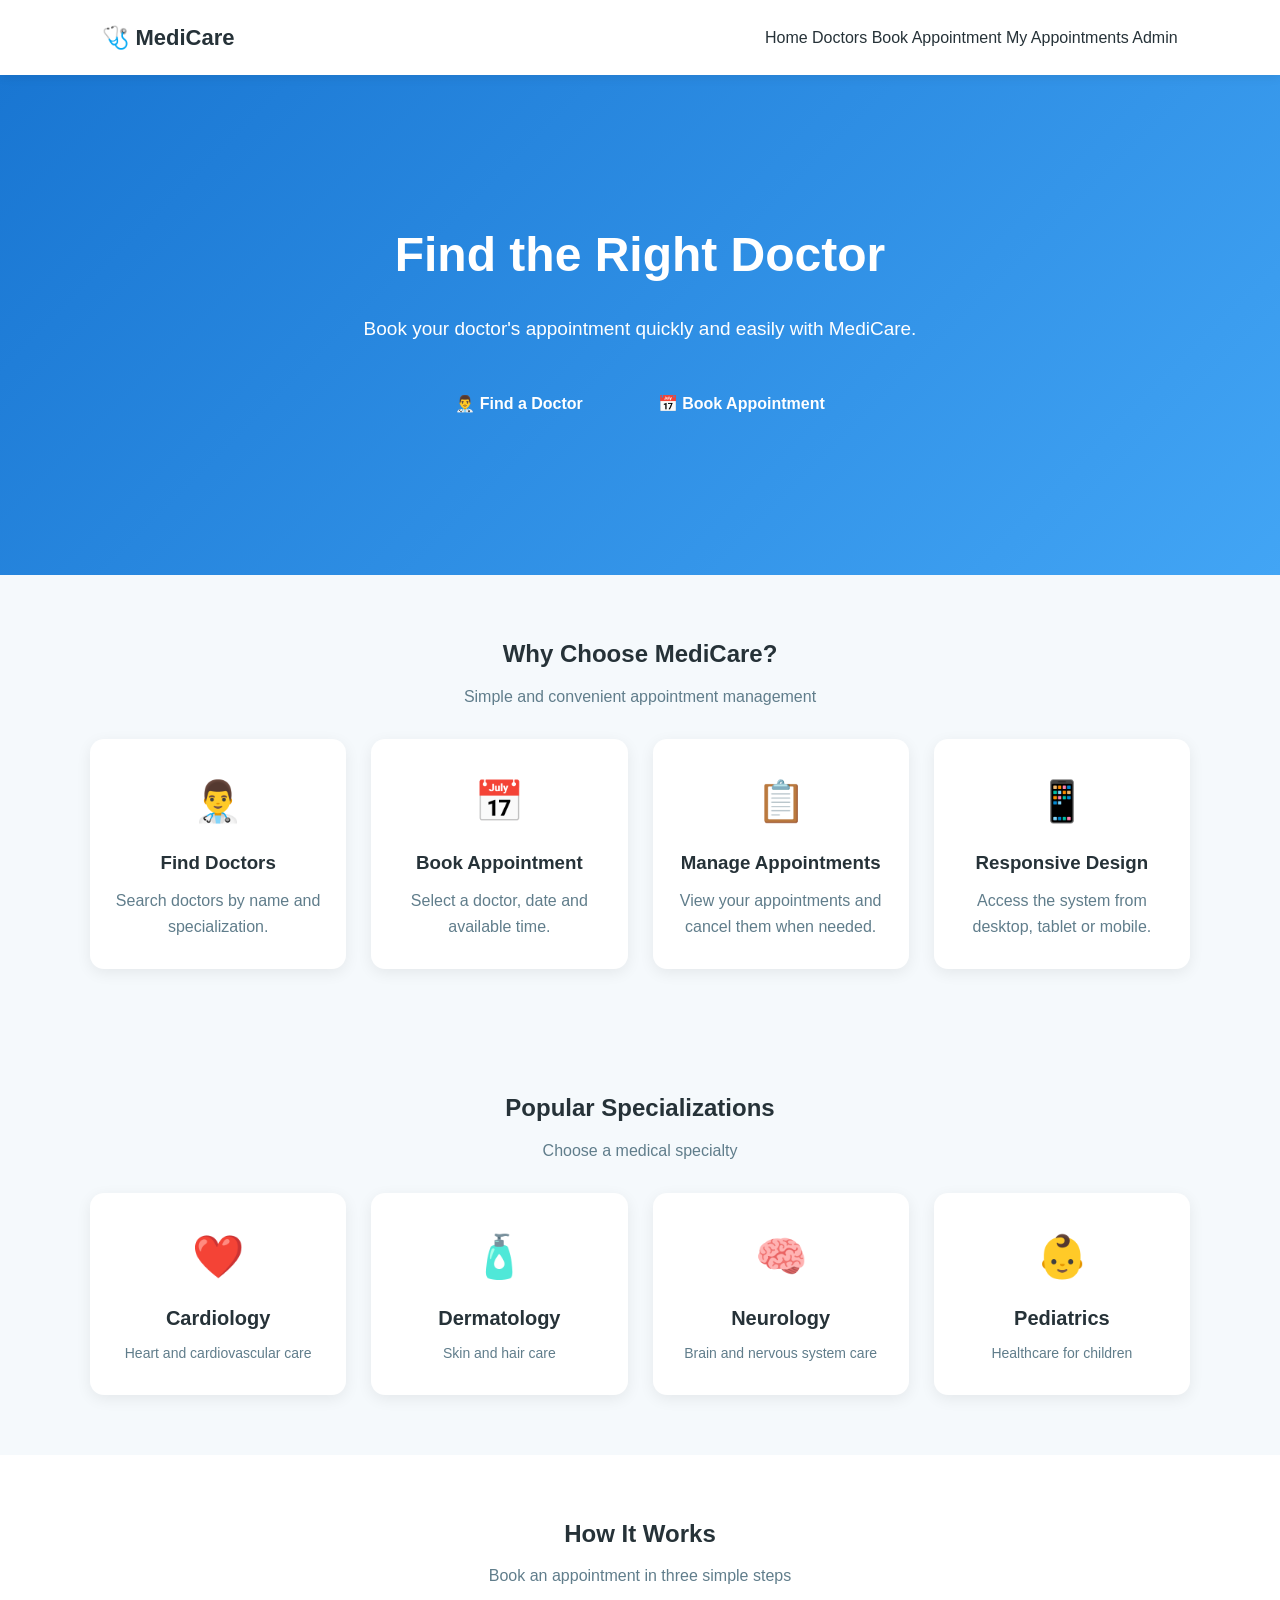
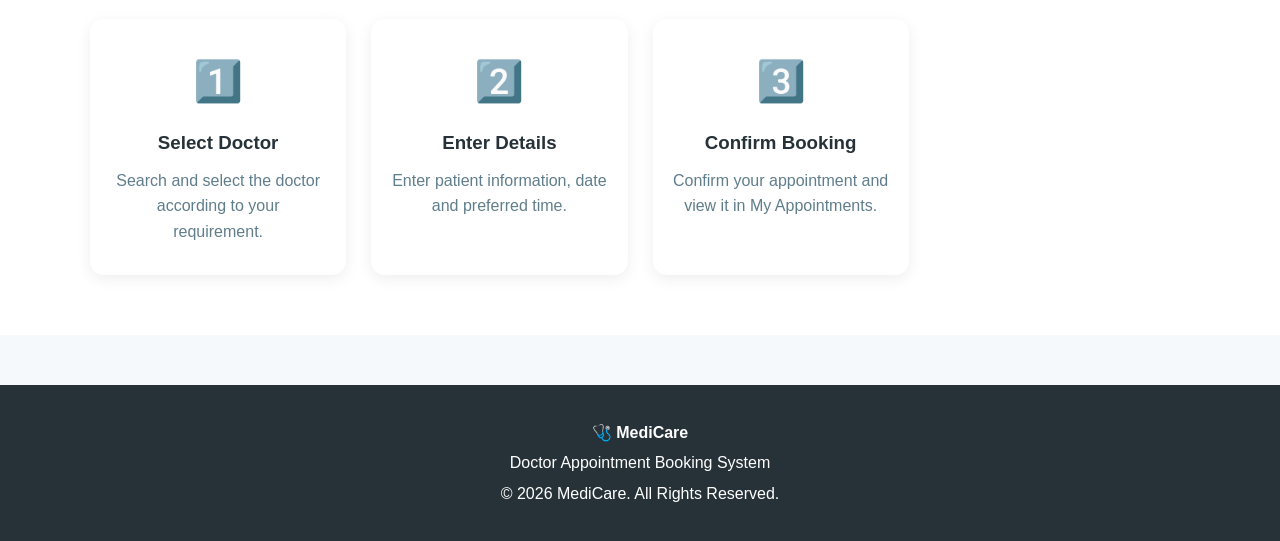
<file: Doctor Appointment System/index.html>
<!DOCTYPE html>
<html lang="en">

<head>
    <meta charset="UTF-8">

    <meta
        name="viewport"
        content="width=device-width, initial-scale=1.0"
    >

    <title>MediCare - Doctor Appointment Booking</title>

    <link
        rel="stylesheet"
        href="css/style.css"
    >
</head>

<body>

    <!-- ================= NAVBAR ================= -->

    <nav class="navbar">

        <div class="navbar-brand">
            🩺 MediCare
        </div>

        <div class="navbar-links">

            <a
                href="index.html"
                class="active"
            >
                Home
            </a>

            <a href="doctors.html">
                Doctors
            </a>

            <a href="appointment.html">
                Book Appointment
            </a>

            <a href="appointments.html">
                My Appointments
            </a>

            <a href="admin.html">
                Admin
            </a>

        </div>

    </nav>


    <!-- ================= HERO ================= -->

    <section class="hero">

        <div class="hero-content">

            <h1>
                Find the Right Doctor
            </h1>

            <p>
                Book your doctor's appointment
                quickly and easily with MediCare.
            </p>

            <div class="hero-buttons">

                <a
                    href="doctors.html"
                    class="btn"
                >
                    👨‍⚕️ Find a Doctor
                </a>

                <a
                    href="appointment.html"
                    class="btn"
                >
                    📅 Book Appointment
                </a>

            </div>

        </div>

    </section>


    <!-- ================= FEATURES ================= -->

    <section class="features-section">

        <h2 class="section-title">
            Why Choose MediCare?
        </h2>

        <p class="section-subtitle">
            Simple and convenient appointment management
        </p>


        <div class="feature-container">

            <div class="feature-card">

                <div class="feature-icon">
                    👨‍⚕️
                </div>

                <h3>
                    Find Doctors
                </h3>

                <p>
                    Search doctors by name
                    and specialization.
                </p>

            </div>


            <div class="feature-card">

                <div class="feature-icon">
                    📅
                </div>

                <h3>
                    Book Appointment
                </h3>

                <p>
                    Select a doctor, date
                    and available time.
                </p>

            </div>


            <div class="feature-card">

                <div class="feature-icon">
                    📋
                </div>

                <h3>
                    Manage Appointments
                </h3>

                <p>
                    View your appointments
                    and cancel them when needed.
                </p>

            </div>


            <div class="feature-card">

                <div class="feature-icon">
                    📱
                </div>

                <h3>
                    Responsive Design
                </h3>

                <p>
                    Access the system from
                    desktop, tablet or mobile.
                </p>

            </div>

        </div>

    </section>


    <!-- ================= SPECIALIZATIONS ================= -->

    <section class="specializations-section">

        <h2 class="section-title">
            Popular Specializations
        </h2>

        <p class="section-subtitle">
            Choose a medical specialty
        </p>


        <div class="specialization-container">

            <a
                href="doctors.html"
                class="specialization-card"
            >

                <div class="specialization-icon">
                    ❤️
                </div>

                <h3>
                    Cardiology
                </h3>

                <p>
                    Heart and cardiovascular care
                </p>

            </a>


            <a
                href="doctors.html"
                class="specialization-card"
            >

                <div class="specialization-icon">
                    🧴
                </div>

                <h3>
                    Dermatology
                </h3>

                <p>
                    Skin and hair care
                </p>

            </a>


            <a
                href="doctors.html"
                class="specialization-card"
            >

                <div class="specialization-icon">
                    🧠
                </div>

                <h3>
                    Neurology
                </h3>

                <p>
                    Brain and nervous system care
                </p>

            </a>


            <a
                href="doctors.html"
                class="specialization-card"
            >

                <div class="specialization-icon">
                    👶
                </div>

                <h3>
                    Pediatrics
                </h3>

                <p>
                    Healthcare for children
                </p>

            </a>

        </div>

    </section>


    <!-- ================= HOW IT WORKS ================= -->

    <section class="how-it-works">

        <h2 class="section-title">
            How It Works
        </h2>

        <p class="section-subtitle">
            Book an appointment in three simple steps
        </p>


        <div class="feature-container">

            <div class="feature-card">

                <div class="feature-icon">
                    1️⃣
                </div>

                <h3>
                    Select Doctor
                </h3>

                <p>
                    Search and select the doctor
                    according to your requirement.
                </p>

            </div>


            <div class="feature-card">

                <div class="feature-icon">
                    2️⃣
                </div>

                <h3>
                    Enter Details
                </h3>

                <p>
                    Enter patient information,
                    date and preferred time.
                </p>

            </div>


            <div class="feature-card">

                <div class="feature-icon">
                    3️⃣
                </div>

                <h3>
                    Confirm Booking
                </h3>

                <p>
                    Confirm your appointment
                    and view it in My Appointments.
                </p>

            </div>

        </div>

    </section>


    <!-- ================= FOOTER ================= -->

    <footer>

        <p>
            🩺 <strong>MediCare</strong>
        </p>

        <p>
            Doctor Appointment Booking System
        </p>

        <p>
            © 2026 MediCare. All Rights Reserved.
        </p>

    </footer>

</body>

</html>
</file>
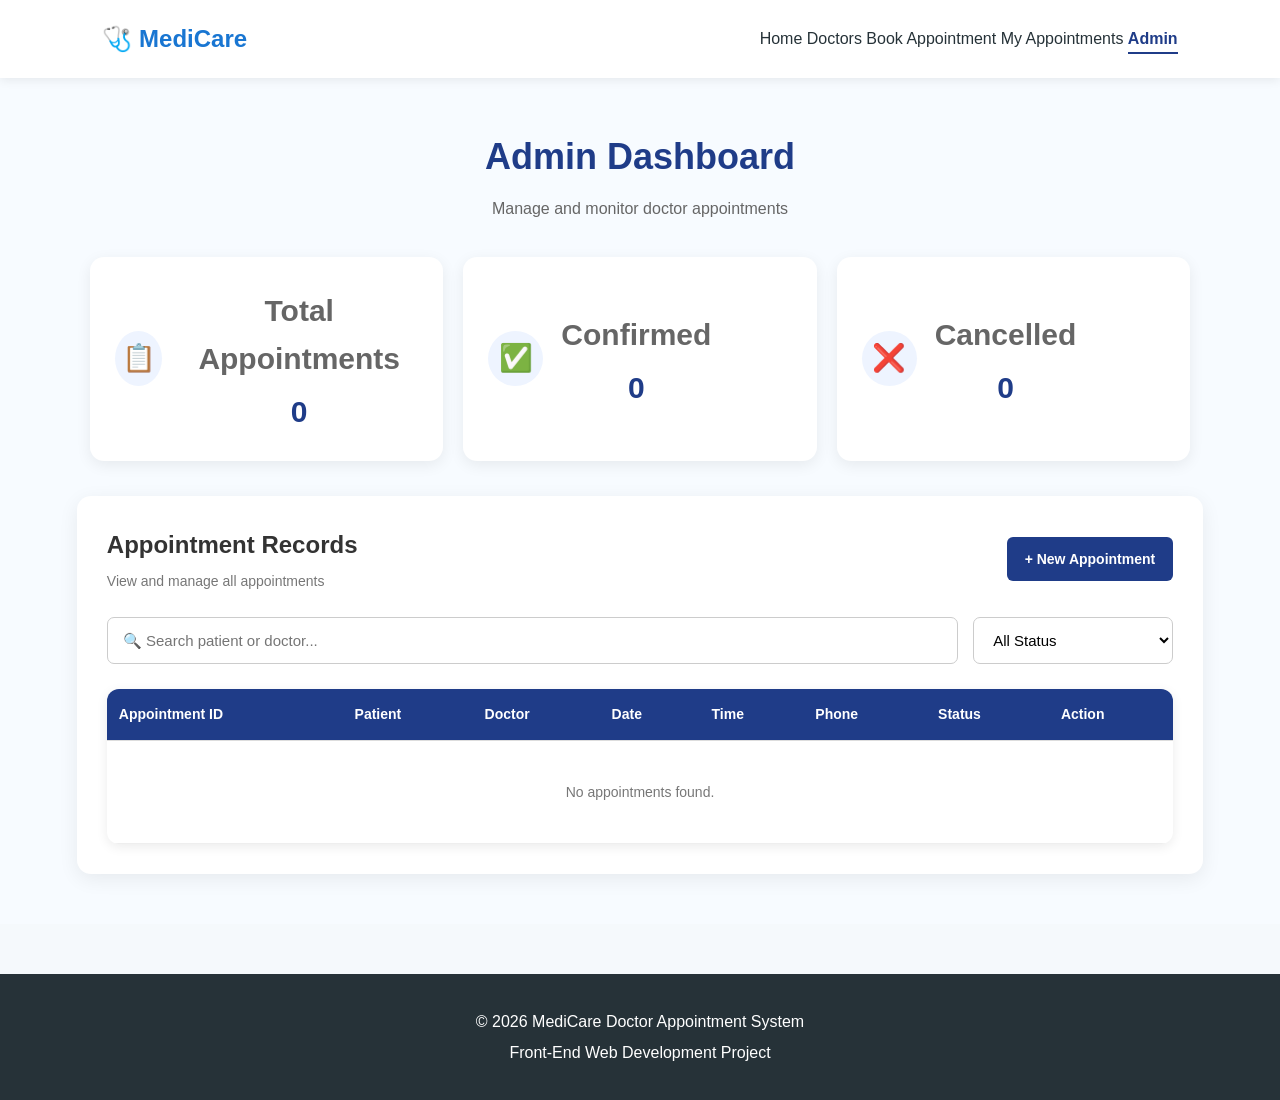
<file: Doctor Appointment System/admin.html>
<!DOCTYPE html>
<html lang="en">

<head>

    <meta charset="UTF-8">

    <meta
        name="viewport"
        content="width=device-width, initial-scale=1.0"
    >

    <title>Admin Dashboard - MediCare</title>

    <link
        rel="stylesheet"
        href="css/style.css"
    >

</head>


<body>


    <!-- ========================================
         NAVIGATION BAR
    ========================================= -->

    <nav class="navbar">

        <div class="logo">
            🩺 MediCare
        </div>


        <div class="nav-links">

            <a href="index.html">
                Home
            </a>

            <a href="doctors.html">
                Doctors
            </a>

            <a href="appointment.html">
                Book Appointment
            </a>

            <a href="appointments.html">
                My Appointments
            </a>

            <a
                href="admin.html"
                class="active"
            >
                Admin
            </a>

        </div>

    </nav>



    <!-- ========================================
         ADMIN SECTION
    ========================================= -->

    <section class="admin-section">


        <!-- ====================================
             HEADER
        ===================================== -->

        <div class="admin-header">

            <h1>
                Admin Dashboard
            </h1>

            <p>
                Manage and monitor doctor appointments
            </p>

        </div>



        <!-- ====================================
             STATISTICS
        ===================================== -->

        <div class="admin-stats">


            <!-- Total -->

            <div class="stat-card">

                <div class="stat-icon">
                    📋
                </div>

                <div>

                    <h3>
                        Total Appointments
                    </h3>

                    <p id="totalAppointments">
                        0
                    </p>

                </div>

            </div>



            <!-- Confirmed -->

            <div class="stat-card">

                <div class="stat-icon">
                    ✅
                </div>

                <div>

                    <h3>
                        Confirmed
                    </h3>

                    <p id="confirmedAppointments">
                        0
                    </p>

                </div>

            </div>



            <!-- Cancelled -->

            <div class="stat-card">

                <div class="stat-icon">
                    ❌
                </div>

                <div>

                    <h3>
                        Cancelled
                    </h3>

                    <p id="cancelledAppointments">
                        0
                    </p>

                </div>

            </div>


        </div>



        <!-- ====================================
             APPOINTMENT MANAGEMENT
        ===================================== -->

        <div class="admin-management">


            <div class="admin-management-header">

                <div>

                    <h2>
                        Appointment Records
                    </h2>

                    <p>
                        View and manage all appointments
                    </p>

                </div>


                <a
                    href="appointment.html"
                    class="admin-book-button"
                >
                    + New Appointment
                </a>

            </div>



            <!-- =================================
                 SEARCH AND FILTER
            ================================== -->

            <div class="admin-filters">


                <input
                    type="text"
                    id="adminSearch"
                    placeholder="🔍 Search patient or doctor..."
                    onkeyup="filterAdminAppointments()"
                >


                <select
                    id="adminStatusFilter"
                    onchange="filterAdminAppointments()"
                >

                    <option value="all">
                        All Status
                    </option>

                    <option value="Confirmed">
                        Confirmed
                    </option>

                    <option value="Cancelled">
                        Cancelled
                    </option>

                </select>


            </div>



            <!-- =================================
                 TABLE
            ================================== -->

            <div class="admin-table-container">

                <table>


                    <thead>

                        <tr>

                            <th>
                                Appointment ID
                            </th>

                            <th>
                                Patient
                            </th>

                            <th>
                                Doctor
                            </th>

                            <th>
                                Date
                            </th>

                            <th>
                                Time
                            </th>

                            <th>
                                Phone
                            </th>

                            <th>
                                Status
                            </th>

                            <th>
                                Action
                            </th>

                        </tr>

                    </thead>


                    <tbody
                        id="adminAppointmentTable"
                    >

                    </tbody>


                </table>

            </div>


        </div>


    </section>



    <!-- ========================================
         FOOTER
    ========================================= -->

    <footer>

        <p>
            © 2026 MediCare Doctor Appointment System
        </p>

        <p>
            Front-End Web Development Project
        </p>

    </footer>



    <!-- ========================================
         JAVASCRIPT
    ========================================= -->

    <script src="js/common.js"></script>

    <script src="js/admin.js"></script>


</body>

</html>
</file>
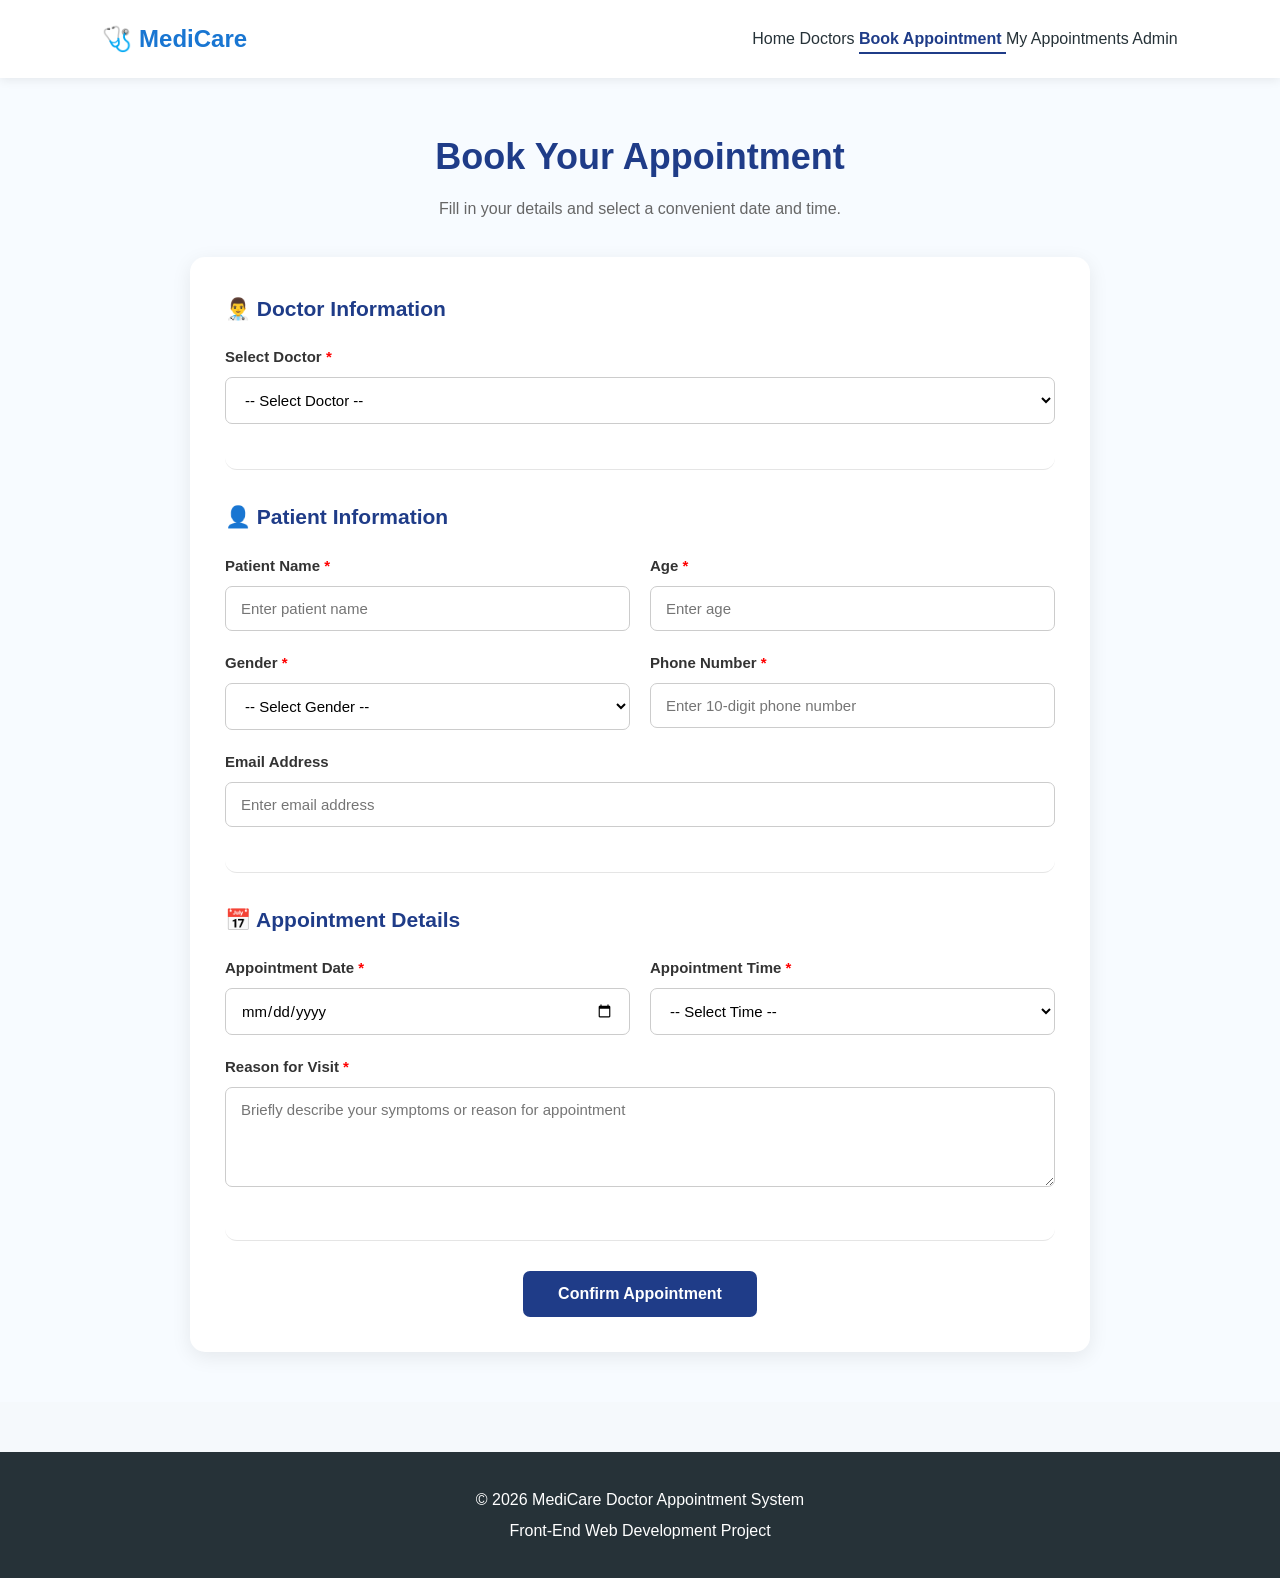
<file: Doctor Appointment System/appointment.html>
<!DOCTYPE html>
<html lang="en">

<head>

    <meta charset="UTF-8">

    <meta
        name="viewport"
        content="width=device-width, initial-scale=1.0"
    >

    <title>Book Appointment - MediCare</title>

    <link
        rel="stylesheet"
        href="css/style.css"
    >

</head>


<body>


    <!-- ========================================
         NAVIGATION BAR
    ========================================= -->

    <nav class="navbar">

        <div class="logo">
            🩺 MediCare
        </div>


        <div class="nav-links">

            <a href="index.html">
                Home
            </a>

            <a href="doctors.html">
                Doctors
            </a>

            <a
                href="appointment.html"
                class="active"
            >
                Book Appointment
            </a>

            <a href="appointments.html">
                My Appointments
            </a>

            <a href="admin.html">
                Admin
            </a>

        </div>

    </nav>



    <!-- ========================================
         APPOINTMENT SECTION
    ========================================= -->

    <section class="appointment-section">


        <div class="appointment-header">

            <h1>
                Book Your Appointment
            </h1>

            <p>
                Fill in your details and select a
                convenient date and time.
            </p>

        </div>



        <!-- ========================================
             APPOINTMENT FORM
        ========================================= -->

        <form
            id="appointmentForm"
            class="appointment-form"
        >


            <!-- ====================================
                 DOCTOR INFORMATION
            ===================================== -->

            <div class="form-section">

                <h2>
                    👨‍⚕️ Doctor Information
                </h2>


                <div class="form-group">

                    <label for="doctor">
                        Select Doctor
                        <span>*</span>
                    </label>


                    <select
                        id="doctor"
                        required
                    >

                        <option value="">
                            -- Select Doctor --
                        </option>

                    </select>

                </div>

            </div>



            <!-- ====================================
                 PATIENT INFORMATION
            ===================================== -->

            <div class="form-section">

                <h2>
                    👤 Patient Information
                </h2>


                <div class="form-row">


                    <!-- Patient Name -->

                    <div class="form-group">

                        <label for="patientName">
                            Patient Name
                            <span>*</span>
                        </label>


                        <input
                            type="text"
                            id="patientName"
                            placeholder="Enter patient name"
                            required
                        >

                    </div>



                    <!-- Age -->

                    <div class="form-group">

                        <label for="age">
                            Age
                            <span>*</span>
                        </label>


                        <input
                            type="number"
                            id="age"
                            placeholder="Enter age"
                            min="1"
                            max="120"
                            required
                        >

                    </div>


                </div>



                <div class="form-row">


                    <!-- Gender -->

                    <div class="form-group">

                        <label for="gender">
                            Gender
                            <span>*</span>
                        </label>


                        <select
                            id="gender"
                            required
                        >

                            <option value="">
                                -- Select Gender --
                            </option>

                            <option value="Male">
                                Male
                            </option>

                            <option value="Female">
                                Female
                            </option>

                            <option value="Other">
                                Other
                            </option>

                        </select>

                    </div>



                    <!-- Phone -->

                    <div class="form-group">

                        <label for="phone">
                            Phone Number
                            <span>*</span>
                        </label>


                        <input
                            type="tel"
                            id="phone"
                            placeholder="Enter 10-digit phone number"
                            maxlength="10"
                            required
                        >

                    </div>


                </div>



                <!-- Email -->

                <div class="form-group">

                    <label for="email">
                        Email Address
                    </label>


                    <input
                        type="email"
                        id="email"
                        placeholder="Enter email address"
                    >

                </div>

            </div>



            <!-- ====================================
                 APPOINTMENT DETAILS
            ===================================== -->

            <div class="form-section">

                <h2>
                    📅 Appointment Details
                </h2>


                <div class="form-row">


                    <!-- Date -->

                    <div class="form-group">

                        <label for="appointmentDate">
                            Appointment Date
                            <span>*</span>
                        </label>


                        <input
                            type="date"
                            id="appointmentDate"
                            required
                        >

                    </div>



                    <!-- Time -->

                    <div class="form-group">

                        <label for="appointmentTime">
                            Appointment Time
                            <span>*</span>
                        </label>


                        <select
                            id="appointmentTime"
                            required
                        >

                            <option value="">
                                -- Select Time --
                            </option>

                            <option value="09:00 AM">
                                09:00 AM
                            </option>

                            <option value="10:00 AM">
                                10:00 AM
                            </option>

                            <option value="11:00 AM">
                                11:00 AM
                            </option>

                            <option value="12:00 PM">
                                12:00 PM
                            </option>

                            <option value="02:00 PM">
                                02:00 PM
                            </option>

                            <option value="03:00 PM">
                                03:00 PM
                            </option>

                            <option value="04:00 PM">
                                04:00 PM
                            </option>

                            <option value="05:00 PM">
                                05:00 PM
                            </option>

                        </select>

                    </div>


                </div>



                <!-- Reason -->

                <div class="form-group">

                    <label for="reason">
                        Reason for Visit
                        <span>*</span>
                    </label>


                    <textarea
                        id="reason"
                        rows="4"
                        placeholder="Briefly describe your symptoms or reason for appointment"
                        required
                    ></textarea>

                </div>

            </div>



            <!-- ====================================
                 MESSAGE
            ===================================== -->

            <div
                id="formMessage"
                class="form-message"
            ></div>



            <!-- ====================================
                 SUBMIT BUTTON
            ===================================== -->

            <div class="appointment-submit">

                <button
                    type="submit"
                    class="appointment-submit-button"
                >
                    Confirm Appointment
                </button>

            </div>


        </form>

    </section>



    <!-- ========================================
         FOOTER
    ========================================= -->

    <footer>

        <p>
            © 2026 MediCare Doctor Appointment System
        </p>

        <p>
            Front-End Web Development Project
        </p>

    </footer>



    <!-- ========================================
         JAVASCRIPT
    ========================================= -->

    <script src="js/doctors.js"></script>

    <script src="js/common.js"></script>

    <script src="js/appointment.js"></script>


</body>

</html>
</file>
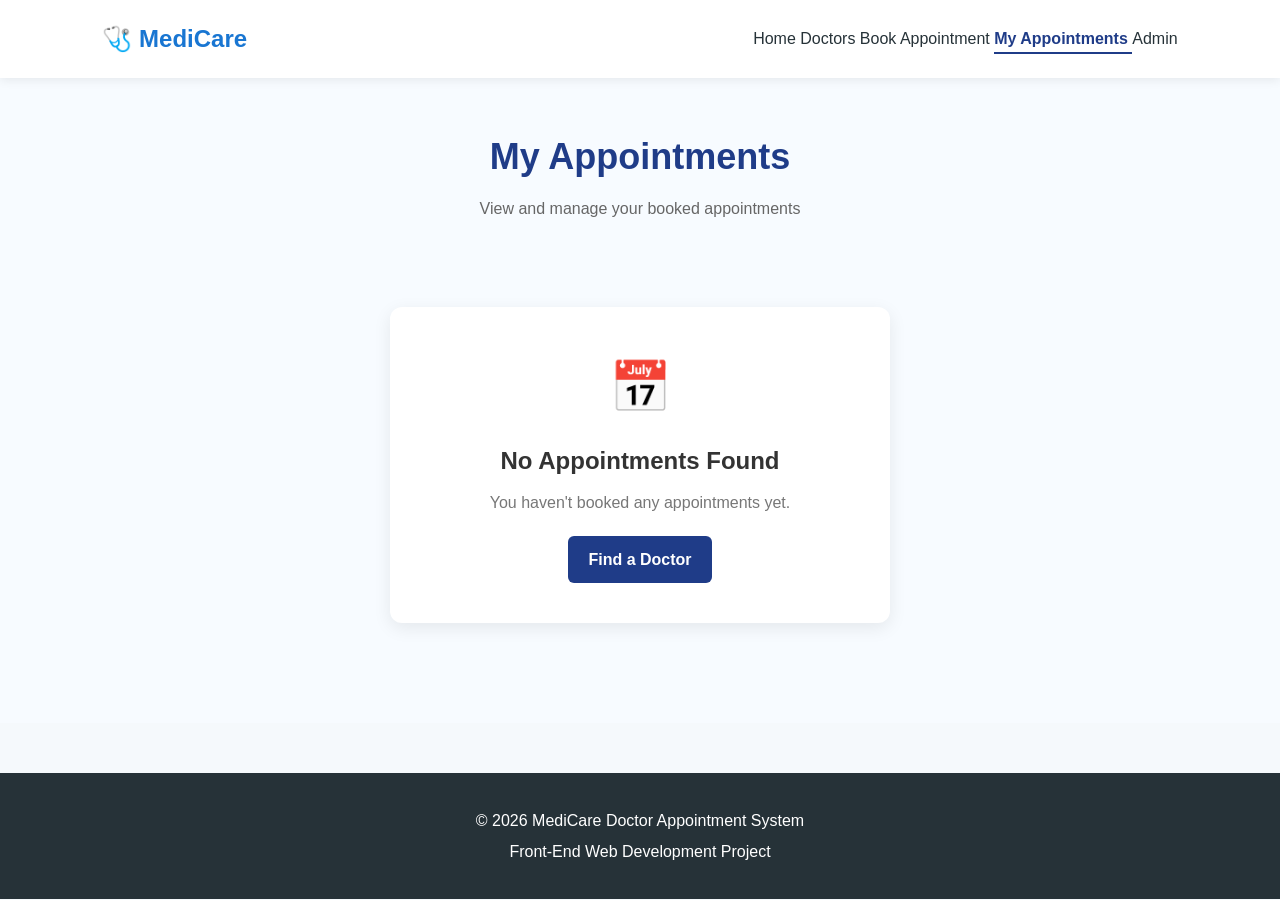
<file: Doctor Appointment System/appointments.html>
<!DOCTYPE html>
<html lang="en">

<head>

    <meta charset="UTF-8">

    <meta
        name="viewport"
        content="width=device-width, initial-scale=1.0"
    >

    <title>My Appointments - MediCare</title>

    <link
        rel="stylesheet"
        href="css/style.css"
    >

</head>


<body>


    <!-- ========================================
         NAVIGATION BAR
    ========================================= -->

    <nav class="navbar">

        <div class="logo">
            🩺 MediCare
        </div>


        <div class="nav-links">

            <a href="index.html">
                Home
            </a>

            <a href="doctors.html">
                Doctors
            </a>

            <a href="appointment.html">
                Book Appointment
            </a>

            <a
                href="appointments.html"
                class="active"
            >
                My Appointments
            </a>

            <a href="admin.html">
                Admin
            </a>

        </div>

    </nav>



    <!-- ========================================
         APPOINTMENTS SECTION
    ========================================= -->

    <section class="my-appointments-section">


        <div class="appointments-header">

            <h1>
                My Appointments
            </h1>

            <p>
                View and manage your booked appointments
            </p>

        </div>



        <!-- ====================================
             APPOINTMENT SUMMARY
        ===================================== -->

        <div
            id="appointmentSummary"
            class="appointment-summary"
        ></div>



        <!-- ====================================
             APPOINTMENT LIST
        ===================================== -->

        <div
            id="appointmentList"
            class="appointment-list"
        ></div>



        <!-- ====================================
             NO APPOINTMENTS
        ===================================== -->

        <div
            id="noAppointments"
            class="no-appointments"
            style="display: none;"
        >

            <div class="no-appointment-icon">
                📅
            </div>


            <h2>
                No Appointments Found
            </h2>


            <p>
                You haven't booked any appointments yet.
            </p>


            <a
                href="doctors.html"
                class="book-now-link"
            >
                Find a Doctor
            </a>

        </div>


    </section>



    <!-- ========================================
         FOOTER
    ========================================= -->

    <footer>

        <p>
            © 2026 MediCare Doctor Appointment System
        </p>

        <p>
            Front-End Web Development Project
        </p>

    </footer>



    <!-- ========================================
         JAVASCRIPT
    ========================================= -->

    <script src="js/common.js"></script>

    <script src="js/appointments.js"></script>


</body>

</html>
</file>
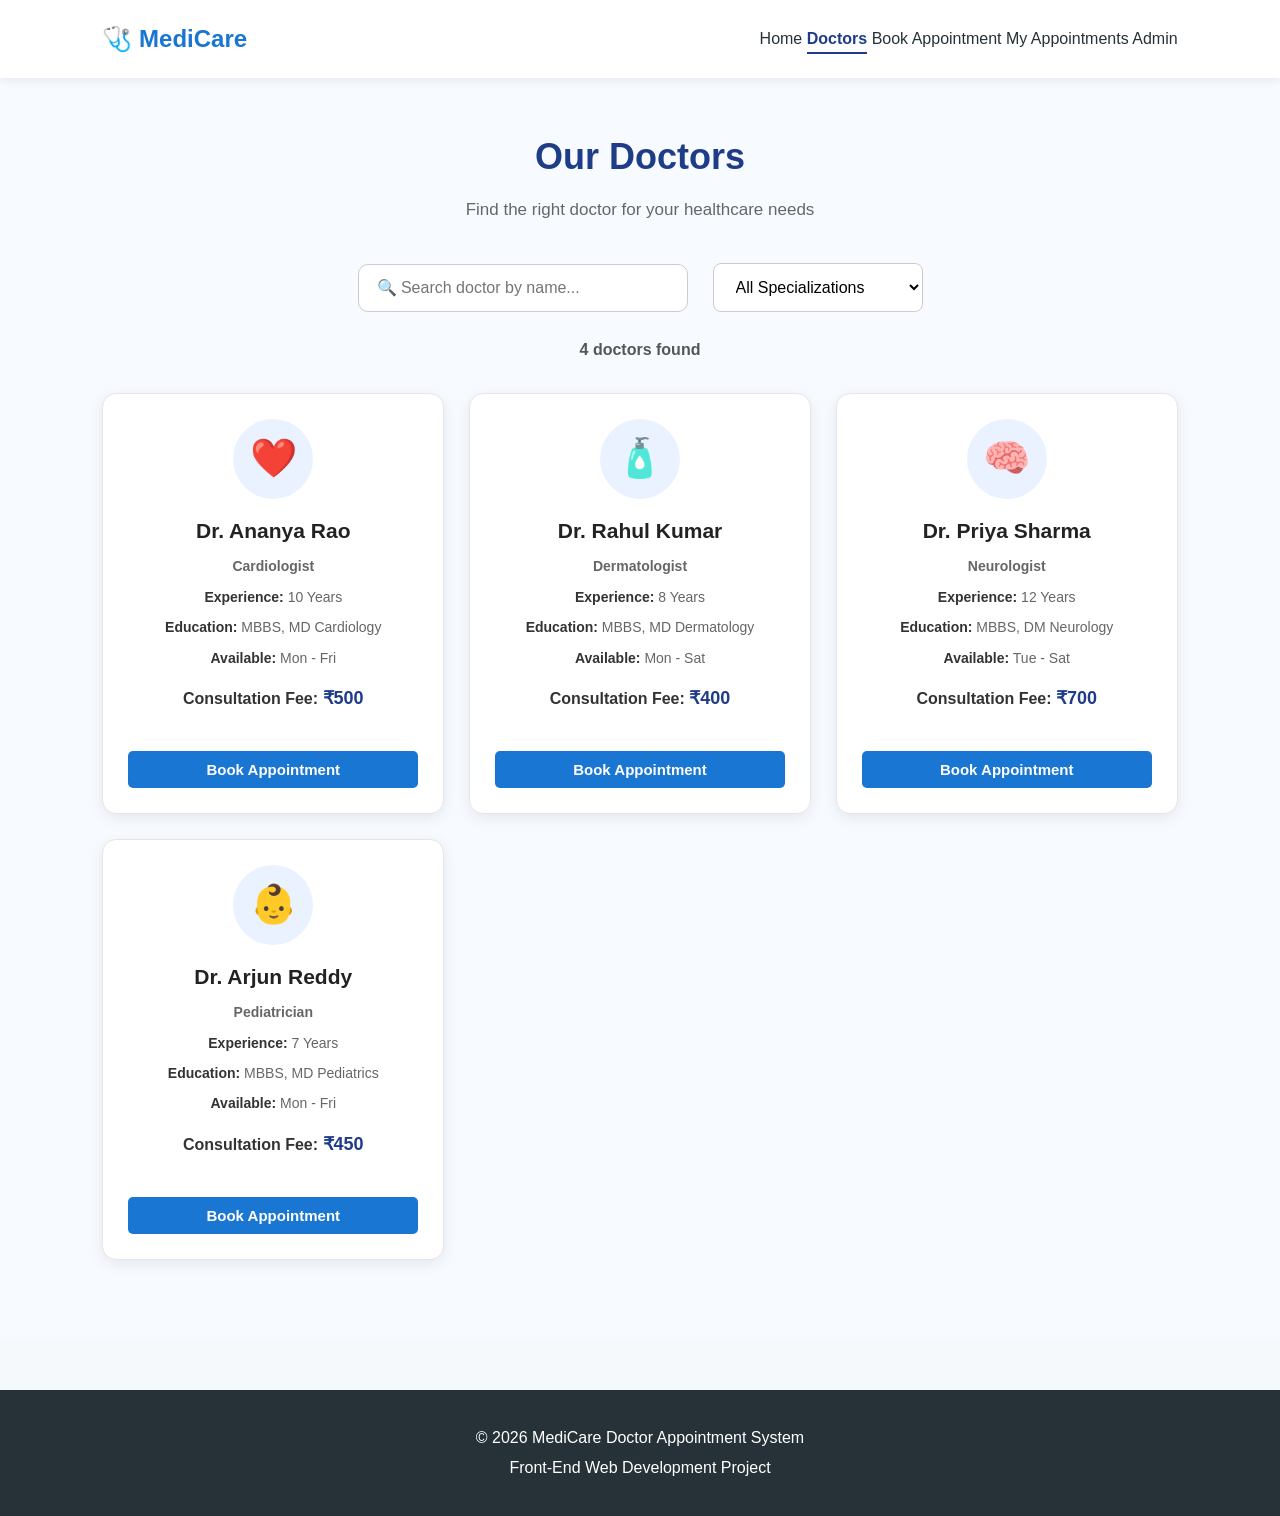
<file: Doctor Appointment System/doctors.html>
<!DOCTYPE html>
<html lang="en">

<head>
    <meta charset="UTF-8">
    <meta name="viewport" content="width=device-width, initial-scale=1.0">

    <title>Our Doctors - MediCare</title>

    <link rel="stylesheet" href="css/style.css">
</head>

<body>

    <!-- Navigation Bar -->
    <nav class="navbar">

        <div class="logo">
            🩺 MediCare
        </div>

        <div class="nav-links">
            <a href="index.html">Home</a>
            <a href="doctors.html" class="active">Doctors</a>
            <a href="appointment.html">Book Appointment</a>
            <a href="appointments.html">My Appointments</a>
            <a href="admin.html">Admin</a>
        </div>

    </nav>


    <!-- Doctors Section -->
    <section class="doctors-section">

        <h1>Our Doctors</h1>

        <p class="doctors-subtitle">
            Find the right doctor for your healthcare needs
        </p>


        <!-- Search and Filter -->
        <div class="doctor-search">

            <input
                type="text"
                id="searchDoctor"
                placeholder="🔍 Search doctor by name..."
                onkeyup="searchDoctors()"
            >

            <select
                id="specializationFilter"
                onchange="filterDoctors()"
            >

                <option value="all">
                    All Specializations
                </option>

                <option value="Cardiologist">
                    Cardiologist
                </option>

                <option value="Dermatologist">
                    Dermatologist
                </option>

                <option value="Neurologist">
                    Neurologist
                </option>

                <option value="Pediatrician">
                    Pediatrician
                </option>

            </select>

        </div>


        <!-- Search Result Count -->
        <p id="doctorCount" class="doctor-count"></p>


        <!-- Doctor Cards -->
        <div
            id="doctorContainer"
            class="doctor-container"
        ></div>


        <!-- No Doctors Message -->
        <div
            id="noDoctors"
            class="no-doctors"
            style="display: none;"
        >

            <div class="no-doctors-icon">
                🔍
            </div>

            <h2>No Doctors Found</h2>

            <p>
                Please try another doctor name or specialization.
            </p>

        </div>

    </section>


    <!-- Footer -->
    <footer>

        <p>
            © 2026 MediCare Doctor Appointment System
        </p>

        <p>
            Front-End Web Development Project
        </p>

    </footer>


    <!-- JavaScript -->
    <script src="js/doctors.js"></script>

</body>

</html>
</file>
<file: Doctor Appointment System/css/style.css>
/* =========================
   BASIC SETTINGS
========================= */

* {
    margin: 0;
    padding: 0;
    box-sizing: border-box;
}


body {

    font-family: Arial, sans-serif;

    background-color: #f5f9fc;

    color: #333;

    line-height: 1.6;

}


a {

    text-decoration: none;

    color: inherit;

}



/* =========================
   NAVIGATION BAR
========================= */

.navbar {

    background-color: white;

    display: flex;

    justify-content: space-between;

    align-items: center;

    padding: 20px 8%;

    box-shadow:
        0 2px 10px
        rgba(0, 0, 0, 0.1);

}


.logo {

    font-size: 24px;

    font-weight: bold;

    color: #1976d2;

}


.navbar nav {

    display: flex;

    gap: 25px;

}


.navbar nav a {

    font-weight: bold;

    color: #333;

}


.navbar nav a:hover {

    color: #1976d2;

}



/* =========================
   HERO SECTION
========================= */

.hero {

    min-height: 450px;

    display: flex;

    justify-content: center;

    align-items: center;

    text-align: center;

    background:
        linear-gradient(
            135deg,
            #1976d2,
            #42a5f5
        );

}


.hero-content {

    color: white;

    max-width: 750px;

    padding: 20px;

}


.hero h1 {

    font-size: 48px;

    margin-bottom: 15px;

}


.hero p {

    font-size: 20px;

    margin-bottom: 30px;

}



/* =========================
   BUTTONS
========================= */

.btn {

    display: inline-block;

    padding: 12px 25px;

    border-radius: 6px;

    font-weight: bold;

    margin: 5px;

}


.primary {

    background-color: #1976d2;

    color: white;

}


.primary:hover {

    background-color: #125ca1;

}


.secondary {

    background-color: white;

    color: #1976d2;

}


.secondary:hover {

    background-color: #e3f2fd;

}


.hero .primary {

    background-color: white;

    color: #1976d2;

}


.hero .secondary {

    background-color: transparent;

    border: 2px solid white;

    color: white;

}



/* =========================
   SECTION
========================= */

.section {

    padding: 60px 8%;

    text-align: center;

}


.section h2 {

    font-size: 30px;

    margin-bottom: 35px;

    color: #12304a;

}



/* =========================
   FEATURE CARDS
========================= */

.feature-container {

    display: grid;

    grid-template-columns:
        repeat(4, 1fr);

    gap: 25px;

}


.feature-card {

    background-color: white;

    padding: 30px;

    border-radius: 10px;

    box-shadow:
        0 3px 12px
        rgba(0, 0, 0, 0.08);

}


.feature-icon {

    font-size: 40px;

    margin-bottom: 15px;

}


.feature-card h3 {

    margin-bottom: 10px;

}



/* =========================
   SPECIALIZATIONS
========================= */

.specialization-section {

    padding: 60px 8%;

    text-align: center;

    background-color: #eaf4fb;

}


.specialization-section h2 {

    font-size: 30px;

    margin-bottom: 35px;

}


.specialization-container {

    display: grid;

    grid-template-columns:
        repeat(4, 1fr);

    gap: 25px;

}


.specialization-card {

    background-color: white;

    padding: 30px;

    border-radius: 10px;

    font-size: 40px;

    box-shadow:
        0 3px 12px
        rgba(0, 0, 0, 0.08);

}


.specialization-card h3 {

    font-size: 20px;

    margin-top: 10px;

}


.specialization-card p {

    font-size: 14px;

    color: #666;

}



/* =========================
   FOOTER
========================= */

footer {

    background-color: #12304a;

    color: white;

    text-align: center;

    padding: 20px;

}



/* =========================
   RESPONSIVE DESIGN
========================= */

@media (max-width: 900px) {

    .feature-container {

        grid-template-columns:
            repeat(2, 1fr);

    }


    .specialization-container {

        grid-template-columns:
            repeat(2, 1fr);

    }

}


@media (max-width: 600px) {

    .navbar {

        flex-direction: column;

        gap: 15px;

    }


    .navbar nav {

        flex-direction: column;

        text-align: center;

        gap: 10px;

    }


    .hero h1 {

        font-size: 36px;

    }


    .feature-container {

        grid-template-columns: 1fr;

    }


    .specialization-container {

        grid-template-columns: 1fr;

    }

}
/* =========================
   DOCTOR PAGE
========================= */

.doctor-search {

    margin: 30px 0;

}


.doctor-search input,
.doctor-search select {

    padding: 12px;

    margin: 5px;

    width: 250px;

    border: 1px solid #ccc;

    border-radius: 6px;

    font-size: 15px;

}


.doctor-container {

    display: grid;

    grid-template-columns:
        repeat(4, 1fr);

    gap: 25px;

    margin-top: 30px;

}


.doctor-card {

    background-color: white;

    padding: 25px;

    border-radius: 10px;

    box-shadow:
        0 3px 12px
        rgba(0, 0, 0, 0.08);

}


.doctor-icon {

    font-size: 60px;

    margin-bottom: 15px;

}


.doctor-card h2 {

    font-size: 20px;

    color: #12304a;

}


.doctor-specialization {

    color: #1976d2;

    font-weight: bold;

    margin: 5px 0;

}


.doctor-card p {

    margin: 7px 0;

}


.doctor-card button {

    border: none;

    padding: 10px 18px;

    background-color: #1976d2;

    color: white;

    border-radius: 5px;

    cursor: pointer;

    margin-top: 10px;

}


.doctor-card button:hover {

    background-color: #125ca1;

}


@media (max-width: 900px) {

    .doctor-container {

        grid-template-columns:
            repeat(2, 1fr);

    }

}


@media (max-width: 600px) {

    .doctor-container {

        grid-template-columns: 1fr;

    }

}
/* =========================
   APPOINTMENT PAGE
========================= */

.appointment-section {

    padding: 60px 8%;

    background-color: #f5f9fc;

    min-height: 700px;

}


.appointment-heading {

    text-align: center;

    margin-bottom: 35px;

}


.appointment-heading h1 {

    font-size: 32px;

    color: #12304a;

    margin-bottom: 10px;

}


.appointment-heading p {

    color: #667784;

}



/* =========================
   APPOINTMENT FORM
========================= */

.appointment-form {

    max-width: 900px;

    margin: auto;

    background-color: white;

    padding: 35px;

    border-radius: 12px;

    box-shadow:
        0 4px 15px
        rgba(0, 0, 0, 0.08);

}


.form-group {

    margin-bottom: 20px;

}


.form-group label {

    display: block;

    font-weight: bold;

    margin-bottom: 7px;

    color: #333;

}


.form-group input,
.form-group select,
.form-group textarea {

    width: 100%;

    padding: 12px;

    border: 1px solid #ccc;

    border-radius: 6px;

    font-size: 15px;

    font-family: Arial, sans-serif;

}


.form-group input:focus,
.form-group select:focus,
.form-group textarea:focus {

    outline: none;

    border-color: #1976d2;

    box-shadow:
        0 0 4px
        rgba(25, 118, 210, 0.2);

}


.full-width {

    width: 100%;

}


.book-button {

    width: 100%;

    border: none;

    cursor: pointer;

    font-size: 16px;

}


.form-message {

    min-height: 25px;

    margin-bottom: 10px;

    font-weight: bold;

}


.success-message {

    color: green;

}


.error-message {

    color: red;

}



/* =========================
   RESPONSIVE FORM
========================= */

@media (max-width: 600px) {

    .appointment-section {

        padding: 35px 5%;

    }


    .appointment-form {

        padding: 20px;

    }


    .appointment-heading h1 {

        font-size: 27px;

    }

}
/* =========================
   MY APPOINTMENTS
========================= */

#appointmentList {

    max-width: 1000px;

    margin: 35px auto;

}


.appointment-card {

    background-color: white;

    padding: 25px;

    margin-bottom: 20px;

    border-radius: 10px;

    box-shadow:
        0 3px 12px
        rgba(0, 0, 0, 0.08);

    display: flex;

    justify-content: space-between;

    align-items: center;

    gap: 20px;

}


.appointment-card h2 {

    color: #12304a;

    margin-bottom: 8px;

}


.appointment-details {

    display: grid;

    grid-template-columns:
        1fr 1fr;

    gap: 8px 30px;

    margin-top: 15px;

}


.appointment-details p {

    margin: 3px 0;

}


.status-confirmed {

    display: inline-block;

    background-color: #dff5e7;

    color: green;

    padding: 5px 12px;

    border-radius: 20px;

    font-weight: bold;

    font-size: 13px;

}


.status-cancelled {

    display: inline-block;

    background-color: #fde2e2;

    color: red;

    padding: 5px 12px;

    border-radius: 20px;

    font-weight: bold;

    font-size: 13px;

}


.cancel-button {

    border: none;

    padding: 10px 18px;

    background-color: #d32f2f;

    color: white;

    border-radius: 5px;

    cursor: pointer;

}


.cancel-button:hover {

    background-color: #a92323;

}


.no-appointments {

    background-color: white;

    padding: 40px;

    text-align: center;

    border-radius: 10px;

}


.no-appointments h2 {

    margin-bottom: 10px;

}



@media (max-width: 700px) {

    .appointment-card {

        flex-direction: column;

        align-items: stretch;

    }


    .appointment-details {

        grid-template-columns: 1fr;

    }

}
/* =========================
   ADMIN DASHBOARD
========================= */

.admin-stats {

    display: grid;

    grid-template-columns:
        repeat(3, 1fr);

    gap: 25px;

    margin: 35px auto;

    max-width: 900px;

}


.stat-card {

    background-color: white;

    padding: 25px;

    border-radius: 10px;

    text-align: center;

    box-shadow:
        0 3px 12px
        rgba(0, 0, 0, 0.08);

}


.stat-card h2 {

    font-size: 35px;

    color: #1976d2;

}


.stat-card p {

    font-weight: bold;

    color: #555;

}



/* TABLE */

.admin-table-container {

    overflow-x: auto;

    background-color: white;

    border-radius: 10px;

    box-shadow:
        0 3px 12px
        rgba(0, 0, 0, 0.08);

}


table {

    width: 100%;

    border-collapse: collapse;

}


th,
td {

    padding: 15px;

    text-align: left;

    border-bottom:
        1px solid #ddd;

}


th {

    background-color: #1976d2;

    color: white;

}


tr:hover {

    background-color: #f5f9fc;

}


.admin-cancel-button {

    background-color: #d32f2f;

    color: white;

    border: none;

    padding: 7px 12px;

    border-radius: 5px;

    cursor: pointer;

}


.admin-cancel-button:hover {

    background-color: #a92323;

}


@media (max-width: 700px) {

    .admin-stats {

        grid-template-columns: 1fr;

    }

}
/* ========================================
   DOCTORS PAGE
======================================== */

.doctors-section {
    padding: 50px 8%;
    min-height: 70vh;
    background-color: #f7fbff;
}


.doctors-section h1 {
    text-align: center;
    font-size: 36px;
    margin-bottom: 10px;
    color: #1f3c88;
}


.doctors-subtitle {
    text-align: center;
    color: #666;
    margin-bottom: 35px;
    font-size: 17px;
}


/* ========================================
   SEARCH AND FILTER
======================================== */

.doctor-search {
    max-width: 900px;
    margin: 0 auto 20px;

    display: flex;
    gap: 15px;

    justify-content: center;
    align-items: center;
}


.doctor-search input {
    width: 55%;
    padding: 14px 18px;

    border: 1px solid #ccc;
    border-radius: 8px;

    font-size: 16px;

    outline: none;
}


.doctor-search input:focus {
    border-color: #1f3c88;

    box-shadow:
        0 0 5px rgba(31, 60, 136, 0.2);
}


.doctor-search select {
    width: 35%;
    padding: 14px 18px;

    border: 1px solid #ccc;
    border-radius: 8px;

    font-size: 16px;

    background-color: white;

    cursor: pointer;

    outline: none;
}


.doctor-search select:focus {
    border-color: #1f3c88;
}


/* ========================================
   DOCTOR COUNT
======================================== */

.doctor-count {
    text-align: center;

    margin: 20px 0;

    color: #555;

    font-weight: bold;
}


/* ========================================
   DOCTOR CONTAINER
======================================== */

.doctor-container {
    max-width: 1200px;

    margin: 30px auto;

    display: grid;

    grid-template-columns:
        repeat(auto-fit, minmax(280px, 1fr));

    gap: 25px;
}


/* ========================================
   DOCTOR CARD
======================================== */

.doctor-card {
    background-color: white;

    border-radius: 12px;

    padding: 25px;

    box-shadow:
        0 4px 15px rgba(0, 0, 0, 0.08);

    border: 1px solid #e5e5e5;

    transition:
        transform 0.3s ease,
        box-shadow 0.3s ease;

    display: flex;

    flex-direction: column;
}


.doctor-card:hover {
    transform: translateY(-5px);

    box-shadow:
        0 8px 22px rgba(0, 0, 0, 0.12);
}


/* ========================================
   DOCTOR ICON
======================================== */

.doctor-icon {
    width: 80px;
    height: 80px;

    margin: 0 auto 15px;

    border-radius: 50%;

    background-color: #eaf2ff;

    display: flex;

    justify-content: center;

    align-items: center;

    font-size: 38px;
}


/* ========================================
   DOCTOR INFORMATION
======================================== */

.doctor-info {
    text-align: center;

    flex: 1;
}


.doctor-info h2 {
    font-size: 21px;

    color: #222;

    margin-bottom: 8px;
}


.doctor-specialization {
    color: #1f3c88;

    font-weight: bold;

    margin-bottom: 15px;
}


.doctor-info p {
    color: #666;

    font-size: 14px;

    margin: 8px 0;
}


.doctor-info strong {
    color: #333;
}


.doctor-fee {
    margin-top: 15px !important;

    font-size: 16px !important;

    font-weight: bold;

    color: #333 !important;
}


.doctor-fee span {
    color: #1f3c88;

    font-size: 18px;
}


/* ========================================
   BOOK APPOINTMENT BUTTON
======================================== */

.doctor-card-bottom {
    margin-top: 20px;

    text-align: center;
}


.book-doctor-button {
    width: 100%;

    padding: 12px 18px;

    border: none;

    border-radius: 7px;

    background-color: #1f3c88;

    color: white;

    font-size: 15px;

    font-weight: bold;

    cursor: pointer;

    transition: background-color 0.3s ease;
}


.book-doctor-button:hover {
    background-color: #14295f;
}


/* ========================================
   NO DOCTORS FOUND
======================================== */

.no-doctors {
    max-width: 500px;

    margin: 50px auto;

    padding: 40px;

    text-align: center;

    background-color: white;

    border-radius: 12px;

    box-shadow:
        0 4px 15px rgba(0, 0, 0, 0.08);
}


.no-doctors-icon {
    font-size: 45px;

    margin-bottom: 15px;
}


.no-doctors h2 {
    color: #333;

    margin-bottom: 10px;
}


.no-doctors p {
    color: #777;
}


/* ========================================
   ACTIVE NAVIGATION LINK
======================================== */

.nav-links a.active {
    font-weight: bold;

    color: #1f3c88;

    border-bottom: 2px solid #1f3c88;

    padding-bottom: 5px;
}


/* ========================================
   MOBILE RESPONSIVE DESIGN
======================================== */

@media (max-width: 768px) {

    .doctors-section {
        padding: 35px 5%;
    }


    .doctors-section h1 {
        font-size: 30px;
    }


    .doctor-search {
        flex-direction: column;
    }


    .doctor-search input,
    .doctor-search select {
        width: 100%;
    }


    .doctor-container {
        grid-template-columns: 1fr;
    }

}


@media (max-width: 480px) {

    .doctors-section h1 {
        font-size: 26px;
    }


    .doctors-subtitle {
        font-size: 15px;
    }


    .doctor-card {
        padding: 20px;
    }


    .doctor-icon {
        width: 70px;
        height: 70px;

        font-size: 32px;
    }

}
/* ========================================
   APPOINTMENT PAGE - IMPROVED DESIGN
======================================== */

.appointment-section {
    min-height: 70vh;

    padding: 50px 8%;

    background-color: #f7fbff;
}


/* ========================================
   APPOINTMENT HEADER
======================================== */

.appointment-header {
    text-align: center;

    margin-bottom: 35px;
}


.appointment-header h1 {
    color: #1f3c88;

    font-size: 36px;

    margin-bottom: 10px;
}


.appointment-header p {
    color: #666;

    font-size: 16px;
}


/* ========================================
   APPOINTMENT FORM
======================================== */

.appointment-form {
    max-width: 900px;

    margin: 0 auto;

    background-color: white;

    padding: 35px;

    border-radius: 12px;

    box-shadow:
        0 5px 20px rgba(0, 0, 0, 0.08);
}


/* ========================================
   FORM SECTION
======================================== */

.form-section {
    margin-bottom: 30px;

    padding-bottom: 25px;

    border-bottom: 1px solid #e5e5e5;
}


.form-section:last-of-type {
    border-bottom: none;
}


.form-section h2 {
    color: #1f3c88;

    font-size: 21px;

    margin-bottom: 20px;
}


/* ========================================
   FORM ROW
======================================== */

.form-row {
    display: grid;

    grid-template-columns:
        repeat(2, 1fr);

    gap: 20px;
}


/* ========================================
   FORM GROUP
======================================== */

.form-group {
    margin-bottom: 20px;
}


.form-group label {
    display: block;

    margin-bottom: 8px;

    font-weight: bold;

    color: #333;

    font-size: 15px;
}


.form-group label span {
    color: red;
}


/* ========================================
   INPUTS
======================================== */

.form-group input,
.form-group select,
.form-group textarea {

    width: 100%;

    padding: 13px 15px;

    border: 1px solid #ccc;

    border-radius: 7px;

    font-size: 15px;

    font-family: inherit;

    outline: none;

    background-color: white;

    box-sizing: border-box;
}


.form-group input:focus,
.form-group select:focus,
.form-group textarea:focus {

    border-color: #1f3c88;

    box-shadow:
        0 0 5px rgba(31, 60, 136, 0.15);
}


/* ========================================
   TEXTAREA
======================================== */

.form-group textarea {

    resize: vertical;

    min-height: 100px;
}


/* ========================================
   MESSAGE
======================================== */

.form-message {

    display: none;

    padding: 14px 18px;

    margin-bottom: 20px;

    border-radius: 7px;

    font-weight: bold;

    text-align: center;
}


.error-message {

    background-color: #ffe6e6;

    color: #c62828;

    border: 1px solid #f5aaaa;
}


.success-message {

    background-color: #e5f8e8;

    color: #217a35;

    border: 1px solid #9bd5a6;
}


/* ========================================
   SUBMIT BUTTON
======================================== */

.appointment-submit {

    text-align: center;

    margin-top: 10px;
}


.appointment-submit-button {

    padding: 14px 35px;

    border: none;

    border-radius: 7px;

    background-color: #1f3c88;

    color: white;

    font-size: 16px;

    font-weight: bold;

    cursor: pointer;

    transition:
        background-color 0.3s ease,
        transform 0.2s ease;
}


.appointment-submit-button:hover {

    background-color: #14295f;

    transform: translateY(-2px);
}


/* ========================================
   MOBILE APPOINTMENT FORM
======================================== */

@media (max-width: 768px) {

    .appointment-section {

        padding: 35px 5%;
    }


    .appointment-header h1 {

        font-size: 30px;
    }


    .appointment-form {

        padding: 25px 20px;
    }


    .form-row {

        grid-template-columns: 1fr;
    }


    .appointment-submit-button {

        width: 100%;
    }

}


@media (max-width: 480px) {

    .appointment-header h1 {

        font-size: 26px;
    }


    .appointment-header p {

        font-size: 14px;
    }


    .appointment-form {

        padding: 20px 15px;
    }


    .form-section h2 {

        font-size: 19px;
    }

}
/* ========================================
   MY APPOINTMENTS PAGE
======================================== */

.my-appointments-section {

    min-height: 70vh;

    padding: 50px 8%;

    background-color: #f7fbff;

}


/* ========================================
   PAGE HEADER
======================================== */

.appointments-header {

    text-align: center;

    margin-bottom: 35px;

}


.appointments-header h1 {

    font-size: 36px;

    color: #1f3c88;

    margin-bottom: 10px;

}


.appointments-header p {

    color: #666;

    font-size: 16px;

}


/* ========================================
   APPOINTMENT SUMMARY
======================================== */

.appointment-summary {

    max-width: 1000px;

    margin: 0 auto 30px;

    display: grid;

    grid-template-columns:
        repeat(3, 1fr);

    gap: 20px;

}


.appointment-summary-card {

    background-color: white;

    padding: 20px;

    border-radius: 10px;

    box-shadow:
        0 4px 12px rgba(0, 0, 0, 0.07);

    display: flex;

    align-items: center;

    gap: 15px;

}


.summary-icon {

    font-size: 32px;

}


.appointment-summary-card h3 {

    margin: 0 0 5px;

    color: #555;

    font-size: 14px;

}


.appointment-summary-card p {

    margin: 0;

    font-size: 25px;

    font-weight: bold;

    color: #1f3c88;

}


/* ========================================
   APPOINTMENT LIST
======================================== */

.appointment-list {

    max-width: 1000px;

    margin: 0 auto;

    display: flex;

    flex-direction: column;

    gap: 25px;

}


/* ========================================
   APPOINTMENT CARD
======================================== */

.appointment-card {

    background-color: white;

    border-radius: 12px;

    padding: 28px;

    box-shadow:
        0 5px 18px rgba(0, 0, 0, 0.08);

    border-left: 5px solid #1f3c88;

}


/* ========================================
   CARD HEADER
======================================== */

.appointment-card-header {

    display: flex;

    justify-content: space-between;

    align-items: flex-start;

    gap: 15px;

    padding-bottom: 20px;

    border-bottom: 1px solid #eee;

}


.appointment-card-header h2 {

    margin: 0 0 7px;

    color: #222;

    font-size: 22px;

}


.appointment-specialization {

    margin: 0;

    color: #1f3c88;

    font-weight: bold;

}


/* ========================================
   STATUS
======================================== */

.status-confirmed {

    display: inline-block;

    padding: 7px 14px;

    border-radius: 20px;

    background-color: #e5f8e8;

    color: #217a35;

    font-size: 13px;

    font-weight: bold;

}


.status-cancelled {

    display: inline-block;

    padding: 7px 14px;

    border-radius: 20px;

    background-color: #ffe6e6;

    color: #c62828;

    font-size: 13px;

    font-weight: bold;

}


/* ========================================
   APPOINTMENT DETAILS
======================================== */

.appointment-details {

    display: grid;

    grid-template-columns:
        repeat(2, 1fr);

    gap: 20px;

    padding: 25px 0;

}


.appointment-detail {

    display: flex;

    align-items: center;

    gap: 12px;

}


.detail-icon {

    width: 42px;

    height: 42px;

    border-radius: 50%;

    background-color: #eef4ff;

    display: flex;

    justify-content: center;

    align-items: center;

    font-size: 20px;

}


.appointment-detail small {

    display: block;

    color: #888;

    margin-bottom: 4px;

}


.appointment-detail strong {

    display: block;

    color: #333;

    font-size: 15px;

}


/* ========================================
   EXTRA INFORMATION
======================================== */

.appointment-extra {

    padding: 18px;

    background-color: #f7f9fc;

    border-radius: 8px;

}


.appointment-extra p {

    margin: 8px 0;

    color: #555;

    font-size: 14px;

    line-height: 1.5;

}


.appointment-extra strong {

    color: #333;

}


/* ========================================
   ACTION BUTTON
======================================== */

.appointment-actions {

    margin-top: 20px;

    text-align: right;

}


.cancel-button {

    padding: 11px 20px;

    border: none;

    border-radius: 6px;

    background-color: #d32f2f;

    color: white;

    font-size: 14px;

    font-weight: bold;

    cursor: pointer;

    transition:
        background-color 0.3s ease;

}


.cancel-button:hover {

    background-color: #a91f1f;

}


.cancelled-note {

    color: #c62828;

    font-size: 14px;

    font-weight: bold;

}


/* ========================================
   NO APPOINTMENTS
======================================== */

.no-appointments {

    max-width: 500px;

    margin: 50px auto;

    padding: 40px;

    background-color: white;

    text-align: center;

    border-radius: 12px;

    box-shadow:
        0 5px 18px rgba(0, 0, 0, 0.08);

}


.no-appointment-icon {

    font-size: 50px;

    margin-bottom: 15px;

}


.no-appointments h2 {

    color: #333;

    margin-bottom: 10px;

}


.no-appointments p {

    color: #777;

    margin-bottom: 20px;

}


.book-now-link {

    display: inline-block;

    padding: 11px 20px;

    background-color: #1f3c88;

    color: white;

    text-decoration: none;

    border-radius: 6px;

    font-weight: bold;

}


.book-now-link:hover {

    background-color: #14295f;

}


/* ========================================
   MOBILE RESPONSIVE DESIGN
======================================== */

@media (max-width: 768px) {

    .my-appointments-section {

        padding: 35px 5%;

    }


    .appointments-header h1 {

        font-size: 30px;

    }


    .appointment-summary {

        grid-template-columns: 1fr;

    }


    .appointment-card {

        padding: 20px;

    }


    .appointment-card-header {

        flex-direction: column;

    }


    .appointment-details {

        grid-template-columns: 1fr;

        gap: 15px;

    }


    .appointment-actions {

        text-align: center;

    }


    .cancel-button {

        width: 100%;

    }

}


@media (max-width: 480px) {

    .appointments-header h1 {

        font-size: 26px;

    }


    .appointment-card-header h2 {

        font-size: 19px;

    }

}
/* ========================================
   ADMIN DASHBOARD
======================================== */

.admin-section {

    min-height: 70vh;

    padding: 50px 6%;

    background-color: #f7fbff;

}


/* ========================================
   ADMIN HEADER
======================================== */

.admin-header {

    text-align: center;

    margin-bottom: 35px;

}


.admin-header h1 {

    font-size: 36px;

    color: #1f3c88;

    margin-bottom: 10px;

}


.admin-header p {

    color: #666;

    font-size: 16px;

}


/* ========================================
   ADMIN STATISTICS
======================================== */

.admin-stats {

    max-width: 1100px;

    margin: 0 auto 35px;

    display: grid;

    grid-template-columns:
        repeat(3, 1fr);

    gap: 20px;

}


.stat-card {

    background-color: white;

    padding: 25px;

    border-radius: 12px;

    box-shadow:
        0 4px 15px rgba(0, 0, 0, 0.07);

    display: flex;

    align-items: center;

    gap: 18px;

}


.stat-icon {

    width: 55px;

    height: 55px;

    border-radius: 50%;

    background-color: #eef4ff;

    display: flex;

    justify-content: center;

    align-items: center;

    font-size: 27px;

}


.stat-card h3 {

    margin: 0 0 7px;

    color: #666;

    font-size: 14px;

}


.stat-card p {

    margin: 0;

    font-size: 30px;

    font-weight: bold;

    color: #1f3c88;

}


/* ========================================
   ADMIN MANAGEMENT
======================================== */

.admin-management {

    max-width: 1200px;

    margin: 0 auto;

    background-color: white;

    padding: 30px;

    border-radius: 12px;

    box-shadow:
        0 5px 20px rgba(0, 0, 0, 0.07);

}


/* ========================================
   MANAGEMENT HEADER
======================================== */

.admin-management-header {

    display: flex;

    justify-content: space-between;

    align-items: center;

    gap: 20px;

    margin-bottom: 25px;

}


.admin-management-header h2 {

    margin: 0 0 6px;

    color: #333;

}


.admin-management-header p {

    margin: 0;

    color: #777;

    font-size: 14px;

}


.admin-book-button {

    display: inline-block;

    padding: 11px 18px;

    background-color: #1f3c88;

    color: white;

    text-decoration: none;

    border-radius: 6px;

    font-weight: bold;

    font-size: 14px;

}


.admin-book-button:hover {

    background-color: #14295f;

}


/* ========================================
   ADMIN FILTERS
======================================== */

.admin-filters {

    display: flex;

    gap: 15px;

    margin-bottom: 25px;

}


.admin-filters input {

    flex: 1;

    padding: 13px 15px;

    border: 1px solid #ccc;

    border-radius: 7px;

    font-size: 15px;

    outline: none;

}


.admin-filters input:focus {

    border-color: #1f3c88;

}


.admin-filters select {

    width: 200px;

    padding: 13px 15px;

    border: 1px solid #ccc;

    border-radius: 7px;

    font-size: 15px;

    background-color: white;

    outline: none;

}


.admin-filters select:focus {

    border-color: #1f3c88;

}


/* ========================================
   ADMIN TABLE
======================================== */

.admin-table-container {

    width: 100%;

    overflow-x: auto;

}


.admin-table-container table {

    width: 100%;

    border-collapse: collapse;

    min-width: 950px;

}


.admin-table-container th {

    background-color: #1f3c88;

    color: white;

    padding: 14px 12px;

    text-align: left;

    font-size: 14px;

}


.admin-table-container td {

    padding: 14px 12px;

    border-bottom: 1px solid #eee;

    color: #555;

    font-size: 14px;

    vertical-align: middle;

}


.admin-table-container tbody tr:hover {

    background-color: #f8faff;

}


/* ========================================
   APPOINTMENT ID
======================================== */

.appointment-id {

    font-size: 12px;

    font-weight: bold;

    color: #1f3c88;

    background-color: #eef4ff;

    padding: 5px 8px;

    border-radius: 5px;

}


/* ========================================
   SPECIALIZATION
======================================== */

.table-specialization {

    display: block;

    margin-top: 4px;

    color: #888;

    font-size: 12px;

}


/* ========================================
   ADMIN STATUS
======================================== */

.admin-status-confirmed {

    display: inline-block;

    padding: 6px 10px;

    border-radius: 15px;

    background-color: #e5f8e8;

    color: #217a35;

    font-size: 12px;

    font-weight: bold;

}


.admin-status-cancelled {

    display: inline-block;

    padding: 6px 10px;

    border-radius: 15px;

    background-color: #ffe6e6;

    color: #c62828;

    font-size: 12px;

    font-weight: bold;

}


/* ========================================
   ADMIN CANCEL BUTTON
======================================== */

.admin-cancel-button {

    padding: 7px 13px;

    border: none;

    border-radius: 5px;

    background-color: #d32f2f;

    color: white;

    font-size: 12px;

    font-weight: bold;

    cursor: pointer;

}


.admin-cancel-button:hover {

    background-color: #a91f1f;

}


.admin-no-action {

    color: #aaa;

}


/* ========================================
   NO ADMIN DATA
======================================== */

.no-admin-data {

    text-align: center !important;

    padding: 40px !important;

    color: #777 !important;

}


/* ========================================
   ADMIN MOBILE RESPONSIVE
======================================== */

@media (max-width: 768px) {

    .admin-section {

        padding: 35px 5%;

    }


    .admin-header h1 {

        font-size: 30px;

    }


    .admin-stats {

        grid-template-columns: 1fr;

    }


    .admin-management {

        padding: 20px;

    }


    .admin-management-header {

        flex-direction: column;

        align-items: flex-start;

    }


    .admin-book-button {

        width: 100%;

        text-align: center;

        box-sizing: border-box;

    }


    .admin-filters {

        flex-direction: column;

    }


    .admin-filters select {

        width: 100%;

        box-sizing: border-box;

    }

}


@media (max-width: 480px) {

    .admin-header h1 {

        font-size: 26px;

    }


    .admin-management-header h2 {

        font-size: 20px;

    }

}
/* =====================================================
   MEDICARE - FINAL UI/UX IMPROVEMENTS
   ===================================================== */

/* ---------- General Improvements ---------- */

html {
    scroll-behavior: smooth;
}

body {
    font-family: Arial, Helvetica, sans-serif;
    background-color: #f5f9fc;
    color: #263238;
    line-height: 1.6;
}

a {
    text-decoration: none;
}

button,
input,
select,
textarea {
    font-family: inherit;
}


/* ---------- Navbar Improvements ---------- */

.navbar {
    position: sticky;
    top: 0;
    z-index: 1000;
    box-shadow: 0 2px 10px rgba(0, 0, 0, 0.08);
}

.navbar-brand {
    font-weight: bold;
    font-size: 22px;
}

.navbar a {
    transition: 0.3s ease;
}

.navbar a:hover {
    opacity: 0.8;
}


/* ---------- Hero Improvements ---------- */

.hero {
    min-height: 500px;
    display: flex;
    align-items: center;
    justify-content: center;
    text-align: center;
    padding: 60px 20px;
}

.hero h1 {
    font-size: 48px;
    margin-bottom: 20px;
    font-weight: 700;
}

.hero p {
    font-size: 19px;
    max-width: 700px;
    margin: 0 auto 30px;
}


/* ---------- Buttons ---------- */

button,
.btn,
.book-doctor-button,
.appointment-submit-button,
.admin-book-button,
.cancel-button {
    cursor: pointer;
    transition: all 0.3s ease;
}

button:hover,
.btn:hover,
.book-doctor-button:hover,
.appointment-submit-button:hover,
.admin-book-button:hover {
    transform: translateY(-2px);
}


/* ---------- Section Headings ---------- */

.section-title {
    font-weight: 700;
    margin-bottom: 10px;
}

.section-subtitle {
    color: #607d8b;
    margin-bottom: 30px;
}


/* ---------- Cards ---------- */

.feature-card,
.specialization-card,
.doctor-card,
.appointment-card,
.stat-card {
    transition: transform 0.3s ease, box-shadow 0.3s ease;
}

.feature-card:hover,
.specialization-card:hover,
.doctor-card:hover,
.appointment-card:hover,
.stat-card:hover {
    transform: translateY(-5px);
    box-shadow: 0 10px 25px rgba(0, 0, 0, 0.10);
}


/* ---------- Doctor Cards ---------- */

.doctor-card {
    border-radius: 14px;
    overflow: hidden;
}

.doctor-icon {
    transition: transform 0.3s ease;
}

.doctor-card:hover .doctor-icon {
    transform: scale(1.08);
}

.doctor-specialization {
    font-weight: 600;
}

.doctor-fee {
    font-weight: bold;
}


/* ---------- Search Area ---------- */

.doctor-search {
    max-width: 600px;
    margin: 0 auto 20px;
}

.doctor-search input {
    border-radius: 10px;
    transition: border-color 0.3s ease,
                box-shadow 0.3s ease;
}

.doctor-search input:focus {
    outline: none;
    border-color: #1976d2;
    box-shadow: 0 0 0 3px rgba(25, 118, 210, 0.12);
}


/* ---------- Form Improvements ---------- */

.appointment-form {
    border-radius: 15px;
}

.form-section {
    border-radius: 12px;
}

.form-group input:focus,
.form-group select:focus,
.form-group textarea:focus {
    outline: none;
    border-color: #1976d2;
    box-shadow: 0 0 0 3px rgba(25, 118, 210, 0.10);
}

.form-group label {
    font-weight: 600;
}

textarea {
    resize: vertical;
    min-height: 100px;
}


/* ---------- Success / Error Messages ---------- */

.success-message {
    animation: fadeIn 0.4s ease;
}

.error-message {
    animation: fadeIn 0.4s ease;
}

@keyframes fadeIn {
    from {
        opacity: 0;
        transform: translateY(-5px);
    }

    to {
        opacity: 1;
        transform: translateY(0);
    }
}


/* ---------- Appointment Cards ---------- */

.appointment-card {
    border-radius: 14px;
    overflow: hidden;
}

.appointment-card-header {
    padding: 20px;
}

.appointment-details {
    gap: 15px;
}

.appointment-detail {
    border-radius: 8px;
    transition: background-color 0.3s ease;
}

.appointment-detail:hover {
    background-color: #f1f7fb;
}


/* ---------- Admin Dashboard ---------- */

.stat-card {
    border-radius: 14px;
}

.stat-card h3 {
    font-size: 30px;
    margin: 5px 0;
}

.admin-management {
    border-radius: 14px;
}

.admin-table-container {
    border-radius: 12px;
    overflow-x: auto;
}

.admin-table-container table {
    width: 100%;
    border-collapse: collapse;
}

.admin-table-container tr {
    transition: background-color 0.2s ease;
}

.admin-table-container tbody tr:hover {
    background-color: #f5f9fc;
}


/* ---------- Footer ---------- */

footer {
    margin-top: 50px;
    padding: 30px 20px;
    text-align: center;
    background-color: #263238;
    color: white;
}

footer p {
    margin: 5px 0;
}


/* ---------- Mobile Responsive Design ---------- */

@media screen and (max-width: 768px) {

    /* Navbar */

    .navbar {
        padding: 12px 15px;
    }

    .navbar-brand {
        font-size: 19px;
    }

    .navbar a {
        font-size: 14px;
        margin: 3px;
    }


    /* Hero */

    .hero {
        min-height: 400px;
        padding: 40px 15px;
    }

    .hero h1 {
        font-size: 34px;
    }

    .hero p {
        font-size: 16px;
    }


    /* Sections */

    section {
        padding-left: 15px;
        padding-right: 15px;
    }


    /* Forms */

    .form-row {
        grid-template-columns: 1fr !important;
    }

    .appointment-form {
        padding: 20px;
    }


    /* Doctors */

    .doctor-container {
        grid-template-columns: 1fr !important;
    }

    .doctor-search {
        width: 100%;
    }


    /* Appointment summary */

    .appointment-summary {
        grid-template-columns: 1fr !important;
    }


    /* Appointment details */

    .appointment-details {
        grid-template-columns: 1fr !important;
    }


    /* Admin */

    .admin-stats {
        grid-template-columns: 1fr !important;
    }

    .admin-management-header {
        flex-direction: column;
        align-items: stretch;
        gap: 15px;
    }

    .admin-filters {
        flex-direction: column;
    }

    .admin-filters input,
    .admin-filters select {
        width: 100%;
    }


    /* Table */

    .admin-table-container {
        overflow-x: auto;
    }

    .admin-table-container table {
        min-width: 800px;
    }


    /* Buttons */

    .appointment-submit-button,
    .admin-book-button {
        width: 100%;
    }
}


/* ---------- Small Mobile Devices ---------- */

@media screen and (max-width: 480px) {

    .hero h1 {
        font-size: 28px;
    }

    .hero p {
        font-size: 15px;
    }

    .doctor-card {
        margin: 0 5px;
    }

    .appointment-card {
        margin: 0 5px;
    }

    .stat-card {
        padding: 18px;
    }

    footer {
        font-size: 14px;
    }
}
/* ---------- How It Works ---------- */

.how-it-works {
    padding: 60px 20px;
    text-align: center;
    background-color: #ffffff;
}

.how-it-works .feature-container {
    max-width: 1100px;
    margin: 30px auto 0;
}


/* ---------- Hero Buttons ---------- */

.hero-buttons {
    display: flex;
    justify-content: center;
    gap: 15px;
    flex-wrap: wrap;
}


/* ---------- Home Section Containers ---------- */

.features-section,
.specializations-section {
    padding: 60px 20px;
    text-align: center;
}

.feature-container,
.specialization-container {
    max-width: 1100px;
    margin: 30px auto 0;
}


/* ---------- Feature Cards ---------- */

.feature-card {
    background-color: #ffffff;
    border-radius: 14px;
    padding: 30px 20px;
    box-shadow: 0 4px 15px rgba(0, 0, 0, 0.07);
}

.feature-icon {
    font-size: 40px;
    margin-bottom: 15px;
}

.feature-card h3 {
    margin-bottom: 10px;
}

.feature-card p {
    color: #607d8b;
}


/* ---------- Specialization Cards ---------- */

.specialization-card {
    display: block;
    background-color: #ffffff;
    padding: 30px 20px;
    border-radius: 14px;
    color: #263238;
    box-shadow: 0 4px 15px rgba(0, 0, 0, 0.07);
}

.specialization-icon {
    font-size: 42px;
    margin-bottom: 12px;
}

.specialization-card h3 {
    margin-bottom: 8px;
}

.specialization-card p {
    color: #607d8b;
}
</file>
